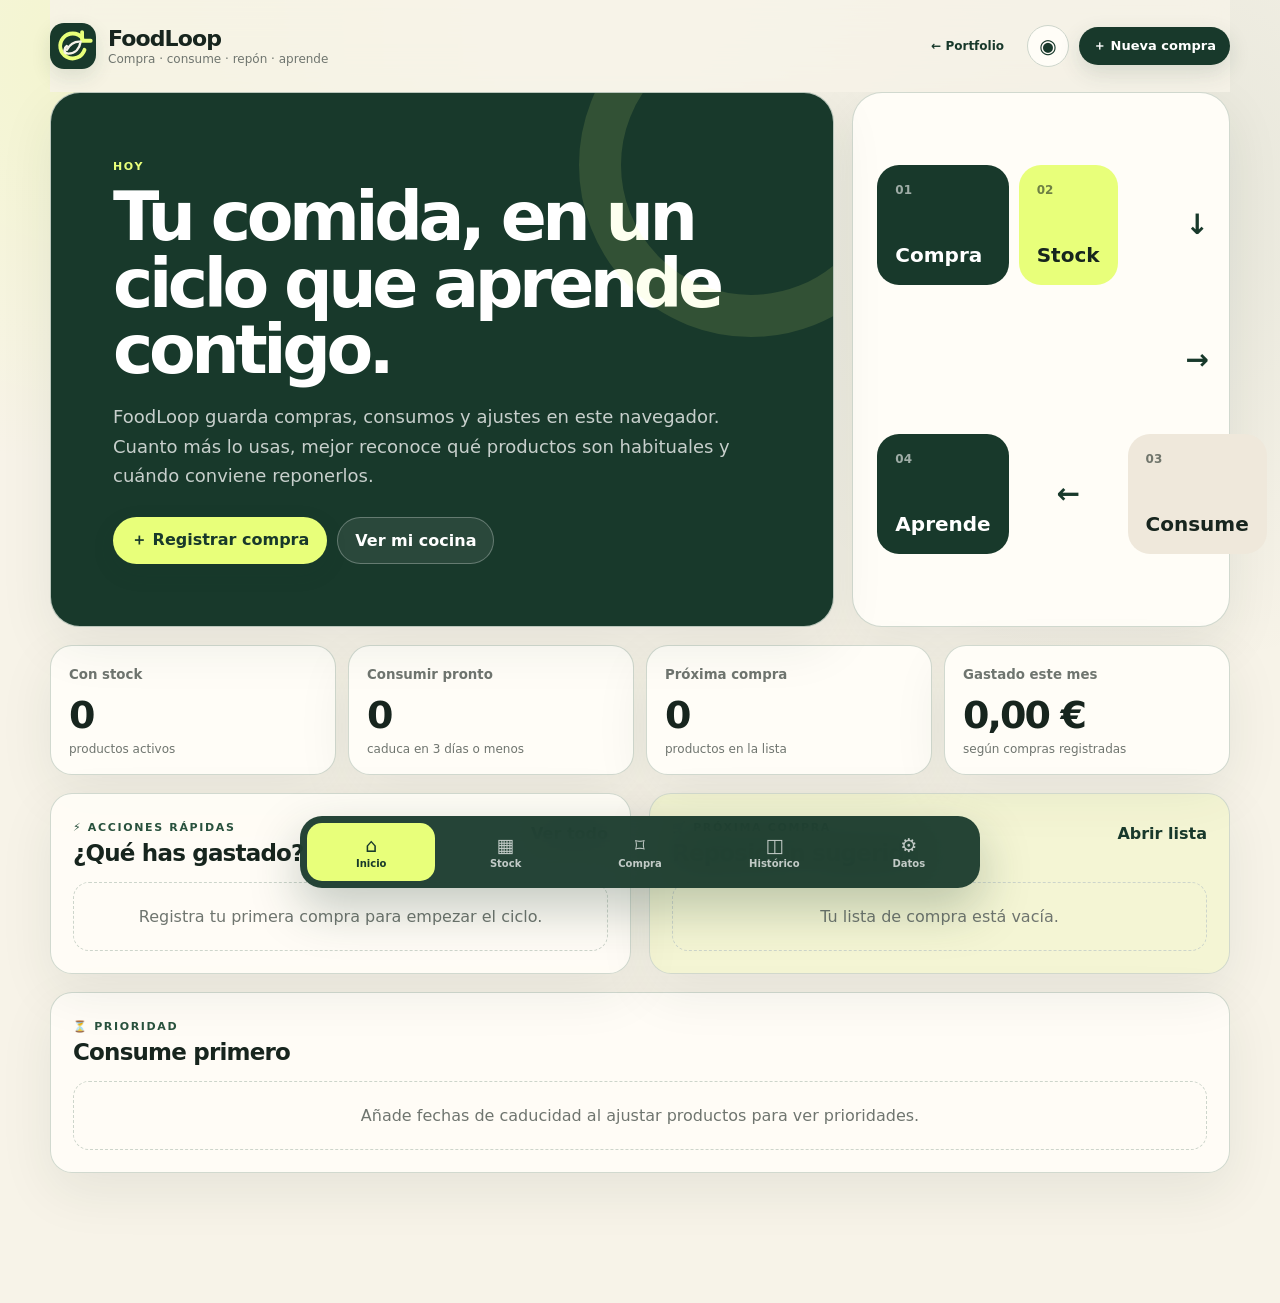
<file: foodloop/foodloop/index.html>
<!doctype html>
<html lang="es">
<head>
  <meta charset="utf-8">
  <meta name="viewport" content="width=device-width, initial-scale=1, viewport-fit=cover">
  <meta name="theme-color" content="#18392B">
  <meta name="description" content="FoodLoop: inventario doméstico local-first, histórico de compras y reposición basada en hábitos.">
  <title>FoodLoop</title>
  <link rel="icon" href="./assets/logo.svg" type="image/svg+xml">
  <link rel="stylesheet" href="./css/styles.css">
</head>
<body>
  <div class="app-shell">
    <header class="topbar">
      <a class="brand" href="#home" data-nav="home" aria-label="FoodLoop Inicio">
        <img src="./assets/logo.svg" alt="" width="46" height="46">
        <span>
          <strong>FoodLoop</strong>
          <small>Compra · consume · repón · aprende</small>
        </span>
      </a>
      <div class="top-actions">
        <a class="portfolio-link" href="/" title="Volver al portfolio">← Portfolio</a>
        <button class="icon-button" id="privacyInfoBtn" title="Privacidad" aria-label="Información de privacidad">◉</button>
        <button class="primary-button compact" id="newPurchaseTopBtn">＋ Nueva compra</button>
      </div>
    </header>

    <main>
      <section class="screen active" id="screen-home" data-screen="home">
        <div class="hero-grid">
          <article class="hero-card">
            <span class="eyebrow">HOY</span>
            <h1>Tu comida, en un ciclo que aprende contigo.</h1>
            <p>FoodLoop guarda compras, consumos y ajustes en este navegador. Cuanto más lo usas, mejor reconoce qué productos son habituales y cuándo conviene reponerlos.</p>
            <div class="hero-actions">
              <button class="primary-button" id="newPurchaseHeroBtn">＋ Registrar compra</button>
              <button class="secondary-button" data-nav="stock">Ver mi cocina</button>
            </div>
          </article>

          <article class="loop-card" aria-label="Ciclo FoodLoop">
            <div class="loop-node node-buy"><span>01</span><strong>Compra</strong></div>
            <div class="loop-arrow">→</div>
            <div class="loop-node node-stock"><span>02</span><strong>Stock</strong></div>
            <div class="loop-arrow">↓</div>
            <div class="loop-node node-history"><span>04</span><strong>Aprende</strong></div>
            <div class="loop-arrow reverse">←</div>
            <div class="loop-node node-use"><span>03</span><strong>Consume</strong></div>
          </article>
        </div>

        <div class="metric-grid" id="homeMetrics"></div>

        <div class="content-grid two-columns">
          <section class="panel">
            <div class="panel-heading">
              <div>
                <span class="eyebrow">⚡ ACCIONES RÁPIDAS</span>
                <h2>¿Qué has gastado?</h2>
              </div>
              <button class="text-button" data-nav="stock">Ver todo</button>
            </div>
            <div id="quickConsumeList" class="stack-list"></div>
          </section>

          <section class="panel soft-panel">
            <div class="panel-heading">
              <div>
                <span class="eyebrow">🛒 PRÓXIMA COMPRA</span>
                <h2>Reposición sugerida</h2>
              </div>
              <button class="text-button" data-nav="shopping">Abrir lista</button>
            </div>
            <div id="homeShoppingList" class="stack-list"></div>
          </section>
        </div>

        <section class="panel">
          <div class="panel-heading">
            <div>
              <span class="eyebrow">⏳ PRIORIDAD</span>
              <h2>Consume primero</h2>
            </div>
          </div>
          <div id="expiryPriority" class="expiry-strip"></div>
        </section>
      </section>

      <section class="screen" id="screen-stock" data-screen="stock">
        <div class="page-heading">
          <div>
            <span class="eyebrow">MI COCINA</span>
            <h1>Stock actual</h1>
            <p>El stock se calcula desde el histórico de movimientos; no se borra el pasado al consumir un producto.</p>
          </div>
          <button class="primary-button" id="addAdjustmentBtn">＋ Añadir / ajustar</button>
        </div>

        <div class="toolbar">
          <input id="stockSearch" type="search" placeholder="Buscar producto..." autocomplete="off">
          <select id="stockLocationFilter">
            <option value="">Todas las ubicaciones</option>
            <option>Nevera</option>
            <option>Congelador</option>
            <option>Despensa</option>
            <option>Otro</option>
          </select>
          <select id="stockStateFilter">
            <option value="positive">Con stock</option>
            <option value="all">Todos</option>
            <option value="zero">Agotados</option>
          </select>
        </div>

        <div id="stockList" class="stock-grid"></div>
      </section>

      <section class="screen" id="screen-shopping" data-screen="shopping">
        <div class="page-heading">
          <div>
            <span class="eyebrow">PRÓXIMA COMPRA</span>
            <h1>Lista de compra</h1>
            <p>FoodLoop solo propone automáticamente productos que ya muestran un patrón habitual de compra.</p>
          </div>
          <button class="secondary-button" id="manualShoppingBtn">＋ Añadir manualmente</button>
        </div>

        <div class="content-grid two-columns">
          <section class="panel">
            <div class="panel-heading">
              <div><span class="eyebrow">REPONER</span><h2>En tu lista</h2></div>
            </div>
            <div id="shoppingList" class="stack-list"></div>
          </section>
          <section class="panel soft-panel">
            <div class="panel-heading">
              <div><span class="eyebrow">PATRONES</span><h2>Lo que FoodLoop ha aprendido</h2></div>
            </div>
            <div id="habitList" class="habit-list"></div>
          </section>
        </div>
      </section>

      <section class="screen" id="screen-history" data-screen="history">
        <div class="page-heading">
          <div>
            <span class="eyebrow">HISTÓRICO</span>
            <h1>Qué compras y cómo cambia</h1>
            <p>Filtra un periodo para revisar gasto, frecuencia y movimientos, o para exportarlo.</p>
          </div>
        </div>

        <section class="panel range-panel">
          <div class="range-fields">
            <label>Desde<input id="historyFrom" type="date"></label>
            <label>Hasta<input id="historyTo" type="date"></label>
            <button class="primary-button" id="applyHistoryRangeBtn">Aplicar periodo</button>
          </div>
          <div class="export-actions">
            <button class="secondary-button" id="exportXlsxBtn">↧ Excel (.xlsx)</button>
            <button class="secondary-button" id="exportCsvBtn">↧ CSV</button>
            <button class="secondary-button" id="exportPeriodArchiveBtn">↧ Archivo restaurable del periodo</button>
          </div>
        </section>

        <div class="metric-grid" id="historyMetrics"></div>

        <div class="content-grid two-columns">
          <section class="panel">
            <div class="panel-heading"><div><span class="eyebrow">GASTO</span><h2>Productos del periodo</h2></div></div>
            <div class="table-wrap">
              <table>
                <thead><tr><th>Producto</th><th>Compras</th><th>Cantidad</th><th>Gastado</th></tr></thead>
                <tbody id="historyProductsTable"></tbody>
              </table>
            </div>
          </section>

          <section class="panel">
            <div class="panel-heading"><div><span class="eyebrow">MOVIMIENTOS</span><h2>Actividad reciente</h2></div></div>
            <div id="historyMovements" class="timeline"></div>
          </section>
        </div>
      </section>

      <section class="screen" id="screen-data" data-screen="data">
        <div class="page-heading">
          <div>
            <span class="eyebrow">MIS DATOS</span>
            <h1>Control, copia y traslado</h1>
            <p>La base vive en este navegador. El backup completo es la copia maestra que puedes guardar donde quieras e importar en otro dispositivo.</p>
          </div>
        </div>

        <div class="content-grid two-columns">
          <section class="panel">
            <div class="panel-heading"><div><span class="eyebrow">COPIA MAESTRA</span><h2>Backup completo</h2></div></div>
            <p class="muted-copy">Incluye productos, tickets, líneas de compra, movimientos, lista de compra y configuración. Es el archivo que debes conservar para reconstruir FoodLoop.</p>
            <div class="button-stack">
              <button class="primary-button" id="fullBackupBtn">💾 Descargar backup completo</button>
              <button class="secondary-button" id="restoreBackupBtn">📂 Importar / restaurar backup</button>
            </div>
            <div class="status-card" id="backupStatus"></div>
          </section>

          <section class="panel soft-panel">
            <div class="panel-heading"><div><span class="eyebrow">ALMACENAMIENTO</span><h2>Este dispositivo</h2></div></div>
            <div id="storageStatus" class="data-facts"></div>
            <div class="button-stack">
              <button class="secondary-button" id="requestPersistenceBtn">Solicitar almacenamiento persistente</button>
              <button class="danger-button" id="clearAllDataBtn">Borrar todos los datos locales</button>
            </div>
          </section>
        </div>

        <section class="panel">
          <div class="panel-heading"><div><span class="eyebrow">TRASPASO</span><h2>Móvil ↔ ordenador</h2></div></div>
          <div class="transfer-flow">
            <div><span>1</span><strong>Exporta</strong><small>Descarga el backup completo en el móvil.</small></div>
            <div class="transfer-arrow">→</div>
            <div><span>2</span><strong>Transfiere</strong><small>AirDrop, Drive, correo, cable o el método que prefieras.</small></div>
            <div class="transfer-arrow">→</div>
            <div><span>3</span><strong>Importa</strong><small>Abre FoodLoop en el ordenador y restaura el mismo JSON.</small></div>
          </div>
          <p class="inline-note">No hay sincronización automática: cada navegador tiene su propia copia hasta que importas un backup.</p>
        </section>
      </section>
    </main>

    <nav class="bottom-nav" aria-label="Navegación principal">
      <button class="nav-button active" data-nav="home"><span>⌂</span><small>Inicio</small></button>
      <button class="nav-button" data-nav="stock"><span>▦</span><small>Stock</small></button>
      <button class="nav-button" data-nav="shopping"><span>⌑</span><small>Compra</small></button>
      <button class="nav-button" data-nav="history"><span>◫</span><small>Histórico</small></button>
      <button class="nav-button" data-nav="data"><span>⚙</span><small>Datos</small></button>
    </nav>
  </div>

  <dialog id="purchaseDialog" class="modal modal-wide">
    <form id="purchaseForm" method="dialog">
      <div class="modal-head">
        <div><span class="eyebrow">NUEVA COMPRA</span><h2>Registrar ticket</h2></div>
        <button class="icon-button" type="button" data-close-dialog="purchaseDialog" aria-label="Cerrar">×</button>
      </div>
      <div class="form-grid three">
        <label>Fecha<input id="purchaseDate" type="date" required></label>
        <label>Tienda<input id="purchaseStore" type="text" placeholder="Mercadona, Lidl..."></label>
        <label>Total ticket (€)<input id="purchaseTicketTotal" type="number" min="0" step="0.01" placeholder="Opcional"></label>
      </div>
      <div class="purchase-lines-head">
        <div><strong>Productos</strong><small>Introduce una línea por producto. Más adelante esta misma tabla recibirá el OCR del ticket.</small></div>
        <button class="secondary-button compact" type="button" id="addPurchaseLineBtn">＋ Línea</button>
      </div>
      <div id="purchaseLines" class="purchase-lines"></div>
      <div class="modal-actions">
        <button class="secondary-button" type="button" data-close-dialog="purchaseDialog">Cancelar</button>
        <button class="primary-button" type="submit">Guardar compra</button>
      </div>
    </form>
  </dialog>

  <dialog id="consumeDialog" class="modal">
    <form id="consumeForm" method="dialog">
      <div class="modal-head"><div><span class="eyebrow">MOVIMIENTO</span><h2 id="consumeDialogTitle">Actualizar producto</h2></div><button class="icon-button" type="button" data-close-dialog="consumeDialog">×</button></div>
      <input id="consumeProductId" type="hidden">
      <div class="form-grid two">
        <label>Cantidad<input id="consumeQuantity" type="number" min="0.01" step="0.01" value="1" required></label>
        <label>Acción<select id="consumeType"><option value="consume">Consumido</option><option value="waste">Tirado / desperdiciado</option></select></label>
      </div>
      <label class="full-label">Nota<input id="consumeNote" type="text" placeholder="Opcional"></label>
      <div class="modal-actions"><button class="secondary-button" type="button" data-close-dialog="consumeDialog">Cancelar</button><button class="primary-button" type="submit">Registrar</button></div>
    </form>
  </dialog>

  <dialog id="adjustDialog" class="modal">
    <form id="adjustForm" method="dialog">
      <div class="modal-head"><div><span class="eyebrow">AJUSTE</span><h2>Corregir stock</h2></div><button class="icon-button" type="button" data-close-dialog="adjustDialog">×</button></div>
      <input id="adjustProductId" type="hidden">
      <label class="full-label">Producto<input id="adjustProductName" type="text" list="knownProducts" placeholder="Ej. Leche" required></label>
      <div class="form-grid two">
        <label>Stock real ahora<input id="adjustTargetStock" type="number" min="0" step="0.01" required></label>
        <label>Unidad<select id="adjustUnit"><option>ud</option><option>kg</option><option>g</option><option>l</option><option>ml</option><option>paquete</option><option>bote</option><option>lata</option></select></label>
        <label>Ubicación<select id="adjustLocation"><option>Nevera</option><option>Congelador</option><option>Despensa</option><option>Otro</option></select></label>
        <label>Caducidad<input id="adjustExpiry" type="date"></label>
      </div>
      <label class="full-label">Nota<input id="adjustNote" type="text" value="Corrección manual"></label>
      <div class="modal-actions"><button class="secondary-button" type="button" data-close-dialog="adjustDialog">Cancelar</button><button class="primary-button" type="submit">Guardar ajuste</button></div>
    </form>
  </dialog>

  <dialog id="shoppingDialog" class="modal">
    <form id="shoppingForm" method="dialog">
      <div class="modal-head"><div><span class="eyebrow">LISTA DE COMPRA</span><h2>Añadir producto</h2></div><button class="icon-button" type="button" data-close-dialog="shoppingDialog">×</button></div>
      <label class="full-label">Producto<input id="shoppingProductName" type="text" list="knownProducts" required></label>
      <label class="full-label">Nota<input id="shoppingNote" type="text" placeholder="Opcional"></label>
      <div class="modal-actions"><button class="secondary-button" type="button" data-close-dialog="shoppingDialog">Cancelar</button><button class="primary-button" type="submit">Añadir</button></div>
    </form>
  </dialog>

  <dialog id="privacyDialog" class="modal">
    <div class="modal-head"><div><span class="eyebrow">PRIVACIDAD</span><h2>Dónde están tus datos</h2></div><button class="icon-button" type="button" data-close-dialog="privacyDialog">×</button></div>
    <div class="privacy-copy">
      <p><strong>FoodLoop no necesita cuenta, backend ni API.</strong> La base IndexedDB vive en el navegador de este dispositivo.</p>
      <p>El código de la web puede estar publicado en GitHub; tus tickets e histórico no forman parte del repositorio.</p>
      <p>Para no depender de una única copia local, usa periódicamente <strong>Mis datos → Descargar backup completo</strong>.</p>
    </div>
  </dialog>

  <datalist id="knownProducts"></datalist>
  <input id="backupFileInput" type="file" accept="application/json,.json" hidden>
  <div id="toast" class="toast" role="status" aria-live="polite"></div>

  <script src="./js/db.js"></script>
  <script src="./js/export.js"></script>
  <script src="./js/xlsx.js"></script>
  <script src="./js/app.js"></script>
</body>
</html>
</file>
<file: foodloop/foodloop/css/styles.css>
:root {
  --ink: #17251e;
  --green: #18392b;
  --green-2: #28513d;
  --lime: #e8ff7a;
  --cream: #f7f3e8;
  --paper: #fffdf7;
  --white: #ffffff;
  --muted: #6f756f;
  --line: #dfe4dc;
  --line-dark: #cdd5cb;
  --danger: #a23a31;
  --danger-soft: #fbe7e2;
  --warning: #a66317;
  --warning-soft: #fff0d6;
  --good: #2b6b4b;
  --good-soft: #e2f3e8;
  --shadow: 0 18px 54px rgba(24,57,43,.08);
  --radius-xl: 30px;
  --radius-lg: 22px;
  --radius-md: 16px;
  --radius-sm: 12px;
  --max: 1180px;
}

* { box-sizing: border-box; }
html { scroll-behavior: smooth; -webkit-text-size-adjust: 100%; }
body {
  margin: 0;
  min-height: 100vh;
  background:
    radial-gradient(circle at 8% 4%, rgba(232,255,122,.24), transparent 26rem),
    radial-gradient(circle at 90% 15%, rgba(40,81,61,.08), transparent 30rem),
    var(--cream);
  color: var(--ink);
  font-family: Inter, ui-sans-serif, system-ui, -apple-system, BlinkMacSystemFont, "Segoe UI", sans-serif;
}
button, input, select { font: inherit; }
button { cursor: pointer; }
a { color: inherit; text-decoration: none; }

.app-shell { width: min(var(--max), calc(100% - 32px)); margin: 0 auto; padding-bottom: 112px; }
.topbar {
  min-height: 92px;
  display: flex;
  align-items: center;
  justify-content: space-between;
  gap: 20px;
  position: sticky;
  top: 0;
  z-index: 30;
  padding: 14px 0;
  background: rgba(247,243,232,.82);
  backdrop-filter: blur(18px);
}
.brand { display: inline-flex; align-items: center; gap: 12px; }
.brand img { border-radius: 14px; box-shadow: 0 8px 20px rgba(24,57,43,.12); }
.brand span { display: flex; flex-direction: column; gap: 1px; }
.brand strong { font-size: 22px; letter-spacing: -.04em; }
.brand small { color: var(--muted); font-size: 12px; }
.top-actions { display: flex; gap: 10px; align-items: center; }
.portfolio-link {
  display: inline-flex;
  align-items: center;
  min-height: 42px;
  padding: 0 12px;
  border-radius: 999px;
  color: var(--green);
  font-size: 12px;
  font-weight: 900;
  border: 1px solid transparent;
}
.portfolio-link:hover { background: var(--paper); border-color: var(--line-dark); }

button { border: 0; }
.primary-button, .secondary-button, .danger-button, .text-button, .icon-button {
  transition: transform .16s ease, box-shadow .16s ease, background .16s ease;
}
.primary-button:hover, .secondary-button:hover, .danger-button:hover, .icon-button:hover { transform: translateY(-1px); }
.primary-button {
  background: var(--green);
  color: var(--white);
  border-radius: 999px;
  padding: 13px 18px;
  font-weight: 800;
  box-shadow: 0 8px 22px rgba(24,57,43,.14);
}
.primary-button:hover { background: var(--green-2); }
.secondary-button {
  background: var(--paper);
  color: var(--ink);
  border: 1px solid var(--line-dark);
  border-radius: 999px;
  padding: 12px 17px;
  font-weight: 800;
}
.danger-button {
  background: var(--danger-soft);
  color: var(--danger);
  border: 1px solid #efc2b8;
  border-radius: 999px;
  padding: 12px 17px;
  font-weight: 800;
}
.compact { padding: 10px 14px; font-size: 13px; }
.text-button { background: transparent; color: var(--green); font-weight: 800; padding: 8px 0; }
.icon-button {
  width: 42px;
  height: 42px;
  border-radius: 50%;
  display: inline-grid;
  place-items: center;
  background: var(--paper);
  color: var(--green);
  border: 1px solid var(--line-dark);
  font-size: 20px;
}

.screen { display: none; animation: reveal .2s ease; }
.screen.active { display: block; }
@keyframes reveal { from { opacity: .35; transform: translateY(4px); } to { opacity: 1; transform: none; } }

.hero-grid { display: grid; grid-template-columns: minmax(0,1.35fr) minmax(320px,.65fr); gap: 18px; }
.hero-card, .loop-card, .panel, .metric-card {
  border: 1px solid rgba(205,213,203,.9);
  box-shadow: var(--shadow);
}
.hero-card {
  background: var(--green);
  color: white;
  border-radius: var(--radius-xl);
  padding: clamp(28px, 6vw, 62px);
  position: relative;
  overflow: hidden;
}
.hero-card::after {
  content: "";
  width: 260px;
  height: 260px;
  border: 42px solid rgba(232,255,122,.12);
  border-radius: 50%;
  position: absolute;
  right: -90px;
  top: -100px;
}
.hero-card .eyebrow { color: var(--lime); }
.hero-card h1 { margin: 10px 0 16px; max-width: 720px; font-size: clamp(38px, 6vw, 68px); line-height: .98; letter-spacing: -.065em; }
.hero-card p { color: rgba(255,255,255,.76); font-size: clamp(15px, 2vw, 18px); line-height: 1.65; max-width: 740px; }
.hero-actions { display: flex; flex-wrap: wrap; gap: 10px; margin-top: 26px; position: relative; z-index: 2; }
.hero-card .primary-button { background: var(--lime); color: var(--green); }
.hero-card .secondary-button { color: white; border-color: rgba(255,255,255,.28); background: rgba(255,255,255,.08); }

.loop-card {
  background: var(--paper);
  border-radius: var(--radius-xl);
  padding: 24px;
  display: grid;
  grid-template-columns: 1fr auto 1fr;
  grid-template-rows: 1fr auto 1fr;
  gap: 10px;
  align-items: center;
  min-height: 420px;
}
.loop-node {
  border-radius: 22px;
  min-height: 120px;
  padding: 18px;
  display: flex;
  flex-direction: column;
  justify-content: space-between;
}
.loop-node span { font-size: 12px; font-weight: 900; opacity: .58; }
.loop-node strong { font-size: 20px; }
.node-buy, .node-history { background: var(--green); color: white; }
.node-stock { background: var(--lime); }
.node-use { background: #efe8db; }
.loop-arrow { font-size: 28px; color: var(--green); font-weight: 900; text-align: center; }
.loop-arrow:nth-of-type(2) { grid-column: 3; grid-row: 2; }
.node-history { grid-column: 1; grid-row: 3; }
.loop-arrow.reverse { grid-column: 2; grid-row: 3; }
.node-use { grid-column: 3; grid-row: 3; }

.eyebrow { color: var(--green-2); font-size: 11px; font-weight: 900; letter-spacing: .15em; }
.metric-grid { display: grid; grid-template-columns: repeat(4, 1fr); gap: 12px; margin: 18px 0; }
.metric-card { background: var(--paper); border-radius: var(--radius-lg); padding: 18px; }
.metric-card small { color: var(--muted); font-weight: 700; }
.metric-value { margin-top: 10px; font-size: clamp(26px,4vw,38px); font-weight: 900; letter-spacing: -.05em; }
.metric-note { color: var(--muted); font-size: 12px; margin-top: 5px; }

.content-grid { display: grid; gap: 18px; }
.two-columns { grid-template-columns: 1fr 1fr; }
.panel {
  background: rgba(255,253,247,.92);
  border-radius: var(--radius-lg);
  padding: 22px;
  margin-bottom: 18px;
}
.soft-panel { background: rgba(232,255,122,.18); }
.panel-heading { display: flex; justify-content: space-between; gap: 16px; align-items: flex-start; margin-bottom: 16px; }
.panel-heading h2 { margin: 5px 0 0; font-size: 23px; letter-spacing: -.035em; }
.page-heading { display: flex; align-items: end; justify-content: space-between; gap: 20px; margin: 24px 0 18px; }
.page-heading h1 { margin: 7px 0 6px; font-size: clamp(34px, 5vw, 54px); letter-spacing: -.055em; }
.page-heading p { margin: 0; max-width: 720px; color: var(--muted); line-height: 1.6; }

.stack-list { display: grid; gap: 9px; }
.list-row {
  display: grid;
  grid-template-columns: minmax(0,1fr) auto;
  gap: 12px;
  align-items: center;
  border: 1px solid var(--line);
  background: rgba(255,255,255,.68);
  border-radius: 16px;
  padding: 12px 13px;
}
.list-main { min-width: 0; }
.list-main strong { display: block; overflow: hidden; text-overflow: ellipsis; white-space: nowrap; }
.list-main small { color: var(--muted); display: block; margin-top: 3px; }
.row-actions { display: flex; gap: 7px; align-items: center; }
.mini-button {
  min-width: 40px;
  height: 38px;
  padding: 0 11px;
  border-radius: 11px;
  background: var(--green);
  color: white;
  font-weight: 900;
}
.mini-button.light { background: var(--paper); border: 1px solid var(--line-dark); color: var(--ink); }
.mini-button.warn { background: var(--warning-soft); color: var(--warning); }
.mini-button.danger { background: var(--danger-soft); color: var(--danger); }
.empty-state { padding: 24px 12px; color: var(--muted); text-align: center; border: 1px dashed var(--line-dark); border-radius: 16px; }

.expiry-strip { display: grid; grid-template-columns: repeat(4, 1fr); gap: 10px; }
.expiry-card { border-radius: 16px; padding: 15px; background: var(--paper); border: 1px solid var(--line); }
.expiry-card.danger { background: var(--danger-soft); border-color: #efc2b8; }
.expiry-card.warning { background: var(--warning-soft); border-color: #edcf9f; }
.expiry-card strong { display: block; margin-bottom: 7px; }
.expiry-card small { color: var(--muted); }

.toolbar { display: grid; grid-template-columns: 2fr 1fr 1fr; gap: 10px; margin-bottom: 16px; }
input, select {
  width: 100%;
  min-height: 46px;
  background: var(--paper);
  border: 1px solid var(--line-dark);
  border-radius: 13px;
  padding: 10px 12px;
  color: var(--ink);
  outline: none;
}
input:focus, select:focus { border-color: var(--green-2); box-shadow: 0 0 0 3px rgba(40,81,61,.09); }
label { color: var(--muted); font-size: 12px; font-weight: 800; }
label input, label select { margin-top: 6px; color: var(--ink); font-weight: 500; }
.stock-grid { display: grid; grid-template-columns: repeat(3, 1fr); gap: 12px; }
.stock-card { background: var(--paper); border: 1px solid var(--line); border-radius: 19px; padding: 17px; box-shadow: 0 8px 30px rgba(24,57,43,.04); }
.stock-card-head { display: flex; justify-content: space-between; gap: 8px; align-items: flex-start; }
.stock-card h3 { margin: 0; font-size: 20px; letter-spacing: -.025em; }
.stock-card .location { color: var(--muted); font-size: 12px; margin-top: 3px; }
.stock-qty { margin: 18px 0 13px; font-size: 34px; font-weight: 900; letter-spacing: -.04em; }
.stock-qty small { font-size: 13px; color: var(--muted); font-weight: 700; }
.stock-card-actions { display: grid; grid-template-columns: 1fr 1fr; gap: 7px; }
.stock-card-actions .mini-button { width: 100%; }
.badge { display: inline-flex; align-items: center; border-radius: 999px; padding: 5px 8px; font-size: 10px; font-weight: 900; letter-spacing: .03em; background: #eef0ed; color: #5f655f; }
.badge.habitual { background: var(--good-soft); color: var(--good); }
.badge.observe { background: var(--warning-soft); color: var(--warning); }
.badge.expiry { background: var(--danger-soft); color: var(--danger); }

.habit-list { display: grid; gap: 10px; }
.habit-card { background: rgba(255,255,255,.66); border: 1px solid var(--line); border-radius: 16px; padding: 14px; }
.habit-card-top { display: flex; justify-content: space-between; gap: 10px; }
.habit-card strong { font-size: 16px; }
.habit-facts { display: grid; grid-template-columns: repeat(3,1fr); gap: 7px; margin-top: 12px; }
.habit-facts div { background: rgba(255,255,255,.72); border-radius: 11px; padding: 9px; }
.habit-facts small { display: block; color: var(--muted); font-size: 10px; }
.habit-facts b { display: block; margin-top: 3px; font-size: 13px; }

.range-panel { display: flex; justify-content: space-between; gap: 18px; align-items: end; }
.range-fields { display: flex; gap: 10px; align-items: end; flex-wrap: wrap; }
.range-fields label { min-width: 150px; }
.export-actions { display: flex; gap: 8px; flex-wrap: wrap; justify-content: flex-end; }
.table-wrap { overflow: auto; }
table { width: 100%; border-collapse: collapse; min-width: 520px; }
th, td { text-align: left; border-bottom: 1px solid var(--line); padding: 11px 8px; font-size: 13px; }
th { color: var(--muted); font-size: 11px; letter-spacing: .04em; text-transform: uppercase; }
td:last-child, th:last-child { text-align: right; }
.timeline { display: grid; gap: 9px; }
.timeline-item { display: grid; grid-template-columns: 74px 12px 1fr; gap: 10px; }
.timeline-date { color: var(--muted); font-size: 11px; padding-top: 2px; }
.timeline-dot { width: 9px; height: 9px; border-radius: 50%; margin-top: 4px; background: var(--green); }
.timeline-dot.consume { background: var(--good); }
.timeline-dot.waste { background: var(--danger); }
.timeline-dot.adjust { background: var(--warning); }
.timeline-content strong { display: block; font-size: 13px; }
.timeline-content small { color: var(--muted); }

.muted-copy, .inline-note { color: var(--muted); line-height: 1.65; }
.button-stack { display: flex; gap: 8px; flex-wrap: wrap; margin-top: 18px; }
.status-card { border-top: 1px solid var(--line); margin-top: 20px; padding-top: 14px; color: var(--muted); font-size: 13px; line-height: 1.7; }
.data-facts { display: grid; gap: 9px; }
.data-fact { display: flex; justify-content: space-between; gap: 12px; border-bottom: 1px solid var(--line); padding-bottom: 9px; }
.data-fact span { color: var(--muted); }
.data-fact strong { text-align: right; }
.transfer-flow { display: grid; grid-template-columns: 1fr auto 1fr auto 1fr; gap: 12px; align-items: stretch; }
.transfer-flow > div:not(.transfer-arrow) { background: var(--cream); border: 1px solid var(--line); border-radius: 18px; padding: 16px; }
.transfer-flow span { display: inline-grid; place-items: center; width: 28px; height: 28px; border-radius: 50%; background: var(--green); color: white; font-size: 12px; font-weight: 900; }
.transfer-flow strong { display: block; margin: 12px 0 4px; }
.transfer-flow small { color: var(--muted); line-height: 1.5; }
.transfer-arrow { display: grid; place-items: center; font-size: 24px; color: var(--green); }

.bottom-nav {
  position: fixed;
  left: 50%;
  transform: translateX(-50%);
  bottom: max(12px, env(safe-area-inset-bottom));
  width: min(680px, calc(100% - 22px));
  display: grid;
  grid-template-columns: repeat(5,1fr);
  gap: 6px;
  padding: 7px;
  border-radius: 22px;
  background: rgba(24,57,43,.94);
  backdrop-filter: blur(20px);
  box-shadow: 0 20px 50px rgba(24,57,43,.26);
  z-index: 50;
}
.nav-button { background: transparent; color: rgba(255,255,255,.72); border-radius: 15px; min-height: 58px; display: flex; flex-direction: column; gap: 3px; align-items: center; justify-content: center; }
.nav-button span { font-size: 19px; line-height: 1; }
.nav-button small { font-size: 10px; font-weight: 800; }
.nav-button.active { background: var(--lime); color: var(--green); }

.modal { width: min(620px, calc(100vw - 24px)); border: 0; border-radius: 25px; padding: 22px; color: var(--ink); background: var(--paper); box-shadow: 0 26px 90px rgba(0,0,0,.24); }
.modal-wide { width: min(980px, calc(100vw - 24px)); }
.modal::backdrop { background: rgba(17,28,22,.58); backdrop-filter: blur(4px); }
.modal-head { display: flex; align-items: flex-start; justify-content: space-between; gap: 14px; margin-bottom: 18px; }
.modal-head h2 { margin: 6px 0 0; font-size: 28px; letter-spacing: -.04em; }
.form-grid { display: grid; gap: 10px; }
.form-grid.two { grid-template-columns: 1fr 1fr; }
.form-grid.three { grid-template-columns: 1fr 1fr 1fr; }
.full-label { display: block; margin: 12px 0; }
.modal-actions { display: flex; justify-content: flex-end; gap: 8px; margin-top: 20px; }
.purchase-lines-head { display: flex; justify-content: space-between; align-items: end; gap: 14px; margin: 22px 0 10px; }
.purchase-lines-head small { display: block; color: var(--muted); margin-top: 3px; }
.purchase-lines { display: grid; gap: 8px; }
.purchase-line { display: grid; grid-template-columns: minmax(180px,2fr) 100px 110px 120px 44px; gap: 7px; align-items: center; }
.purchase-line button { height: 44px; border-radius: 12px; background: var(--danger-soft); color: var(--danger); font-size: 18px; }
.privacy-copy { color: var(--muted); line-height: 1.7; }
.privacy-copy strong { color: var(--ink); }

.toast {
  position: fixed;
  left: 50%;
  bottom: 96px;
  transform: translate(-50%, 16px);
  background: #10251c;
  color: white;
  padding: 11px 16px;
  border-radius: 999px;
  box-shadow: 0 16px 40px rgba(0,0,0,.2);
  opacity: 0;
  pointer-events: none;
  transition: .2s ease;
  z-index: 90;
  max-width: calc(100vw - 30px);
  text-align: center;
  font-size: 13px;
}
.toast.show { opacity: 1; transform: translate(-50%, 0); }

@media (max-width: 900px) {
  .hero-grid, .two-columns { grid-template-columns: 1fr; }
  .loop-card { min-height: 360px; }
  .metric-grid { grid-template-columns: 1fr 1fr; }
  .stock-grid { grid-template-columns: 1fr 1fr; }
  .expiry-strip { grid-template-columns: 1fr 1fr; }
  .range-panel { align-items: stretch; flex-direction: column; }
  .export-actions { justify-content: flex-start; }
  .transfer-flow { grid-template-columns: 1fr; }
  .transfer-arrow { transform: rotate(90deg); min-height: 22px; }
}

@media (max-width: 640px) {
  .app-shell { width: min(100% - 22px, var(--max)); }
  .topbar { min-height: 76px; }
  .brand small { display: none; }
  .brand strong { font-size: 19px; }
  .brand img { width: 40px; height: 40px; }
  .top-actions .primary-button { display: none; }
  .hero-card { padding: 28px 22px; }
  .hero-card h1 { font-size: 42px; }
  .loop-card { min-height: 300px; padding: 16px; }
  .loop-node { min-height: 92px; padding: 13px; border-radius: 17px; }
  .loop-node strong { font-size: 16px; }
  .metric-grid { grid-template-columns: 1fr 1fr; gap: 8px; }
  .metric-card { padding: 14px; }
  .metric-value { font-size: 28px; }
  .panel { padding: 17px; }
  .panel-heading h2 { font-size: 20px; }
  .page-heading { align-items: stretch; flex-direction: column; }
  .page-heading h1 { font-size: 38px; }
  .toolbar { grid-template-columns: 1fr; }
  .stock-grid { grid-template-columns: 1fr; }
  .expiry-strip { grid-template-columns: 1fr; }
  .range-fields { display: grid; grid-template-columns: 1fr 1fr; }
  .range-fields .primary-button { grid-column: 1 / -1; }
  .export-actions { display: grid; }
  .form-grid.two, .form-grid.three { grid-template-columns: 1fr; }
  .purchase-line { grid-template-columns: 1fr 72px 74px 88px 40px; gap: 5px; }
  .purchase-line input, .purchase-line select { min-height: 42px; padding: 8px; font-size: 12px; }
  .purchase-line .line-name { grid-column: 1 / -2; }
  .purchase-line .line-remove { grid-column: -2 / -1; grid-row: 1; }
  .habit-facts { grid-template-columns: 1fr 1fr 1fr; }
  .bottom-nav { border-radius: 19px; }
  .nav-button { min-height: 54px; }
  .nav-button span { font-size: 17px; }
}
</file>
